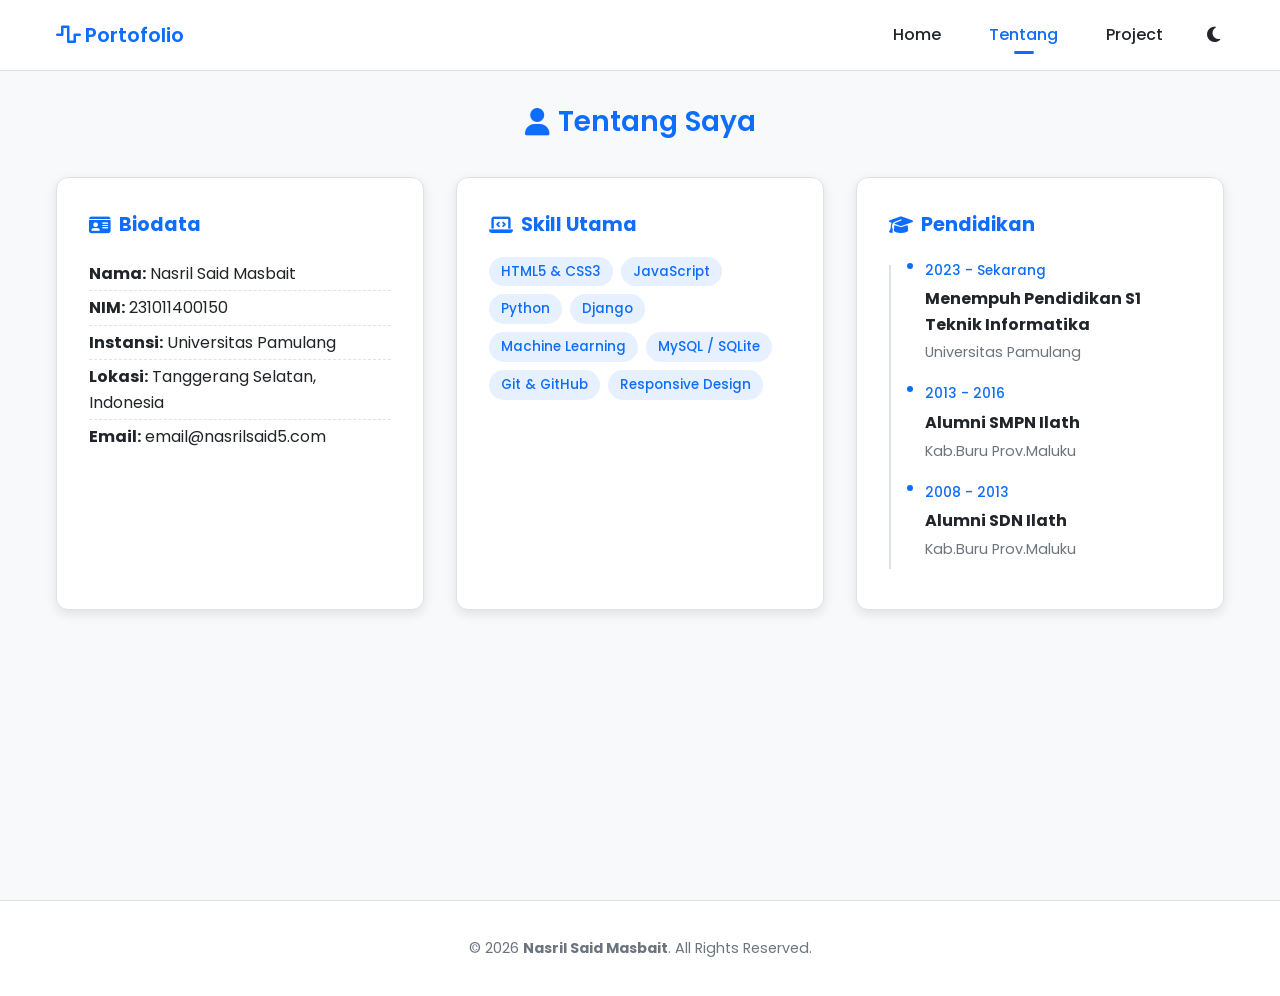
<file: about.html>
<!doctype html>
<html lang="id">
  <head>
    <meta charset="UTF-8" />
    <meta name="viewport" content="width=device-width, initial-scale=1.0" />
    <meta name="description" content="Tentang Saya - Portofolio" />
    <title>Tentang - Portofolio Saya</title>

    <link
      rel="stylesheet"
      href="https://cdnjs.cloudflare.com/ajax/libs/font-awesome/6.4.0/css/all.min.css"
    />
    <link
      href="https://fonts.googleapis.com/css2?family=Poppins:wght@300;400;500;600;700&display=swap"
      rel="stylesheet"
    />
    <link rel="stylesheet" href="style.css" />
  </head>
  <body>
    <!-- NAVBAR -->
    <nav class="navbar" id="navbar">
      <div class="container nav-container">
        <a href="index.html" class="nav-logo">
          <i class="fas fa-wave-square"></i> Portofolio
        </a>

        <button
          class="nav-toggle"
          id="navToggle"
          aria-label="Toggle navigation"
        >
          <i class="fas fa-bars"></i>
        </button>

        <ul class="nav-menu" id="navMenu">
          <li><a href="index.html" class="nav-link">Home</a></li>
          <li><a href="about.html" class="nav-link active">Tentang</a></li>
          <li><a href="projects.html" class="nav-link">Project</a></li>
          <li>
            <button
              class="theme-toggle"
              id="themeToggle"
              aria-label="Toggle dark mode"
            >
              <i class="fas fa-moon"></i>
            </button>
          </li>
        </ul>
      </div>
    </nav>

    <!-- ABOUT SECTION -->
    <section class="section about-page">
      <div class="container">
        <h2 class="section-title"><i class="fas fa-user"></i> Tentang Saya</h2>

        <div class="about-grid">
          <!-- Biodata -->
          <div class="about-card">
            <h3><i class="fas fa-id-card"></i> Biodata</h3>
            <ul class="bio-list">
              <li><strong>Nama:</strong> Nasril Said Masbait</li>
              <li><strong>NIM:</strong> 231011400150</li>
              <li><strong>Instansi:</strong> Universitas Pamulang</li>
              <li><strong>Lokasi:</strong> Tanggerang Selatan, Indonesia</li>
              <li><strong>Email:</strong> email@nasrilsaid5.com</li>
            </ul>
          </div>

          <!-- Skills -->
          <div class="about-card">
            <h3><i class="fas fa-laptop-code"></i> Skill Utama</h3>
            <div class="skills-grid">
              <span class="skill-tag">HTML5 & CSS3</span>
              <span class="skill-tag">JavaScript</span>
              <span class="skill-tag">Python</span>
              <span class="skill-tag">Django</span>
              <span class="skill-tag">Machine Learning</span>
              <span class="skill-tag">MySQL / SQLite</span>
              <span class="skill-tag">Git & GitHub</span>
              <span class="skill-tag">Responsive Design</span>
            </div>
          </div>

          <!-- Education -->
          <div class="about-card">
            <h3><i class="fas fa-graduation-cap"></i> Pendidikan</h3>
            <div class="timeline">
              <div class="timeline-item">
                <span class="timeline-year">2023 - Sekarang</span>
                <h4>Menempuh Pendidikan S1 Teknik Informatika</h4>
                <p>Universitas Pamulang</p>
              </div>
              <div class="timeline-item">
                <span class="timeline-year">2013 - 2016</span>
                <h4>Alumni SMPN Ilath</h4>
                <p>Kab.Buru Prov.Maluku</p>
              </div>
              <div class="timeline-item">
                <span class="timeline-year">2008 - 2013</span>
                <h4>Alumni SDN Ilath</h4>
                <p>Kab.Buru Prov.Maluku</p>
              </div>
            </div>
          </div>
        </div>
      </div>
    </section>

    <!-- FOOTER -->
    <footer class="footer">
      <div class="container footer-content">
        <p>
          &copy; <span id="currentYear"></span>
          <strong>Nasril Said Masbait</strong>. All Rights Reserved.
        </p>
      </div>
    </footer>

    <button id="backToTop" class="back-to-top" aria-label="Back to top">
      <i class="fas fa-arrow-up"></i>
    </button>

    <script src="script.js"></script>
  </body>
</html>
</file>
<file: style.css>
/* ============================================
   PORTOFOLIO PERSONAL - STYLE.CSS (FINAL)
   Tema: Ocean Blue & Cloud White
   ============================================ */

/* ========== CSS VARIABLES (THEME) ========== */
:root {
  --color-primary: #0d6efd;
  --color-primary-dark: #0a58ca;
  --color-secondary: #6ea8fe;
  --color-background: #f8f9fa;
  --color-surface: #ffffff;
  --color-text: #212529;
  --color-text-muted: #6c757d;
  --color-border: #dee2e6;

  --color-success: #198754;
  --color-warning: #ffc107;
  --color-danger: #dc3545;

  --shadow-sm: 0 2px 4px rgba(0, 0, 0, 0.05);
  --shadow-md: 0 4px 12px rgba(0, 0, 0, 0.1);
  --shadow-lg: 0 8px 24px rgba(0, 0, 0, 0.15);
  --shadow-hover: 0 12px 32px rgba(13, 110, 253, 0.2);

  --radius-sm: 8px;
  --radius-md: 12px;
  --radius-lg: 20px;
  --radius-circle: 50%;

  --transition-fast: 150ms ease;
  --transition-normal: 300ms ease;

  --spacing-xs: 0.25rem;
  --spacing-sm: 0.5rem;
  --spacing-md: 1rem;
  --spacing-lg: 2rem;
  --spacing-xl: 4rem;

  --font-family: "Poppins", -apple-system, BlinkMacSystemFont, sans-serif;
  --font-size-base: 16px;
  --line-height: 1.6;
}

/* ========== DARK MODE ========== */
[data-theme="dark"] {
  --color-background: #0f172a;
  --color-surface: #1e293b;
  --color-text: #f1f5f9;
  --color-text-muted: #94a3b8;
  --color-border: #334155;
  --shadow-sm: 0 2px 4px rgba(0, 0, 0, 0.3);
  --shadow-md: 0 4px 12px rgba(0, 0, 0, 0.4);
  --shadow-lg: 0 8px 24px rgba(0, 0, 0, 0.5);
  --shadow-hover: 0 12px 32px rgba(13, 110, 253, 0.4);
}

/* ========== RESET & BASE ========== */
*,
*::before,
*::after {
  box-sizing: border-box;
  margin: 0;
  padding: 0;
}

html {
  scroll-behavior: smooth;
}

body {
  font-family: var(--font-family);
  font-size: var(--font-size-base);
  line-height: var(--line-height);
  color: var(--color-text);
  background-color: var(--color-background);
  transition:
    background-color var(--transition-normal),
    color var(--transition-normal);
  overflow-x: hidden;
}

/* ========== UTILITIES ========== */
.container {
  width: 100%;
  max-width: 1200px;
  margin: 0 auto;
  padding: 0 var(--spacing-md);
}
.section {
  padding: var(--spacing-xl) 0;
}
.section-title {
  text-align: center;
  font-size: 1.75rem;
  font-weight: 600;
  margin-bottom: var(--spacing-lg);
  color: var(--color-primary);
  display: flex;
  align-items: center;
  justify-content: center;
  gap: var(--spacing-sm);
}

/* ========== BUTTONS ========== */
.btn {
  display: inline-flex;
  align-items: center;
  gap: var(--spacing-sm);
  padding: 0.75rem 1.5rem;
  font-weight: 500;
  text-decoration: none;
  border-radius: var(--radius-md);
  cursor: pointer;
  transition: all var(--transition-fast);
  border: 2px solid transparent;
  font-size: 0.95rem;
}
.btn-primary {
  background: var(--color-primary);
  color: white;
}
.btn-primary:hover {
  background: var(--color-primary-dark);
  transform: translateY(-2px);
  box-shadow: var(--shadow-hover);
}
.btn-outline {
  background: transparent;
  color: var(--color-primary);
  border-color: var(--color-primary);
}
.btn-outline:hover {
  background: var(--color-primary);
  color: white;
  transform: translateY(-2px);
}

/* ========== NAVBAR ========== */
.navbar {
  position: fixed;
  top: 0;
  left: 0;
  right: 0;
  z-index: 1000;
  background: rgba(255, 255, 255, 0.95);
  backdrop-filter: blur(10px);
  border-bottom: 1px solid var(--color-border);
  transition: all var(--transition-normal);
}
[data-theme="dark"] .navbar {
  background: rgba(30, 41, 59, 0.95);
}
.navbar.scrolled {
  box-shadow: var(--shadow-md);
}

.nav-container {
  display: flex;
  align-items: center;
  justify-content: space-between;
  padding: var(--spacing-md);
  min-height: 70px;
}
.nav-logo {
  font-size: 1.25rem;
  font-weight: 600;
  color: var(--color-primary);
  text-decoration: none;
  display: flex;
  align-items: center;
  gap: var(--spacing-xs);
}
.nav-menu {
  display: flex;
  align-items: center;
  gap: var(--spacing-lg);
  list-style: none;
}
.nav-link {
  color: var(--color-text);
  text-decoration: none;
  font-weight: 500;
  padding: var(--spacing-xs) var(--spacing-sm);
  border-radius: var(--radius-sm);
  transition: color var(--transition-fast);
  position: relative;
}
.nav-link:hover,
.nav-link.active {
  color: var(--color-primary);
}
.nav-link.active::after {
  content: "";
  position: absolute;
  bottom: -4px;
  left: 50%;
  transform: translateX(-50%);
  width: 20px;
  height: 3px;
  background: var(--color-primary);
  border-radius: 2px;
}
.nav-toggle {
  display: none;
  background: none;
  border: none;
  font-size: 1.5rem;
  color: var(--color-text);
  cursor: pointer;
}
.theme-toggle {
  background: none;
  border: none;
  font-size: 1.1rem;
  color: var(--color-text);
  cursor: pointer;
  padding: var(--spacing-xs);
  border-radius: var(--radius-circle);
  transition: background var(--transition-fast);
}
.theme-toggle:hover {
  background: var(--color-border);
}

/* ========== HOME SECTION ========== */
.home {
  min-height: 100vh;
  display: flex;
  align-items: center;
  position: relative;
  padding-top: 100px;
  background: linear-gradient(
    135deg,
    var(--color-background) 0%,
    rgba(13, 110, 253, 0.05) 50%,
    var(--color-background) 100%
  );
}
.home-container {
  display: grid;
  grid-template-columns: 1fr;
  gap: var(--spacing-xl);
  align-items: center;
  text-align: center;
}
@media (min-width: 768px) {
  .home-container {
    grid-template-columns: 1fr 1.5fr;
    text-align: left;
  }
}

.profile-wrapper {
  position: relative;
  display: inline-block;
}
.profile-image {
  width: 180px;
  height: 180px;
  border-radius: var(--radius-circle);
  overflow: hidden;
  border: 4px solid var(--color-primary);
  box-shadow: var(--shadow-lg);
  margin: 0 auto;
  background: var(--color-surface);
}
.profile-image img {
  width: 100%;
  height: 100%;
  object-fit: cover;
}
.profile-badge {
  position: absolute;
  bottom: 10px;
  right: 10px;
  background: var(--color-success);
  color: white;
  font-size: 0.75rem;
  padding: 4px 10px;
  border-radius: 20px;
  display: flex;
  align-items: center;
  gap: 4px;
  box-shadow: var(--shadow-sm);
}

.home-greeting {
  font-size: 1.1rem;
  color: var(--color-primary);
  font-weight: 500;
  margin-bottom: var(--spacing-sm);
}
.home-title {
  font-size: 2.5rem;
  font-weight: 700;
  margin-bottom: var(--spacing-xs);
  line-height: 1.2;
}
.home-subtitle {
  font-size: 1.25rem;
  color: var(--color-text-muted);
  font-weight: 400;
  margin-bottom: var(--spacing-md);
}
.home-description {
  color: var(--color-text-muted);
  margin-bottom: var(--spacing-lg);
  max-width: 500px;
  margin: 0 auto var(--spacing-lg);
}
@media (min-width: 768px) {
  .home-description {
    margin-left: 0;
    margin-right: 0;
  }
}

.home-actions {
  display: flex;
  gap: var(--spacing-md);
  justify-content: center;
  margin-bottom: var(--spacing-lg);
  flex-wrap: wrap;
}
@media (min-width: 768px) {
  .home-actions {
    justify-content: flex-start;
  }
}

.social-links {
  display: flex;
  gap: var(--spacing-md);
  justify-content: center;
}
@media (min-width: 768px) {
  .social-links {
    justify-content: flex-start;
  }
}
.social-links a {
  width: 40px;
  height: 40px;
  display: flex;
  align-items: center;
  justify-content: center;
  border-radius: var(--radius-circle);
  background: var(--color-surface);
  color: var(--color-text);
  text-decoration: none;
  border: 1px solid var(--color-border);
  transition: all var(--transition-fast);
}
.social-links a:hover {
  background: var(--color-primary);
  color: white;
  border-color: var(--color-primary);
  transform: translateY(-3px);
  box-shadow: var(--shadow-md);
}

.wave-decoration {
  position: absolute;
  bottom: 0;
  left: 0;
  right: 0;
  height: 60px;
  overflow: hidden;
  line-height: 0;
}
.wave-decoration svg {
  position: relative;
  display: block;
  width: calc(100% + 1.3px);
  height: 60px;
}
.wave-path {
  fill: var(--color-surface);
}
[data-theme="dark"] .wave-path {
  fill: var(--color-surface);
}

/* ========== CONTACT SECTION (Home) ========== */
.contact-section {
  background: var(--color-surface);
  border-top: 1px solid var(--color-border);
}
.contact-simple {
  text-align: center;
  max-width: 600px;
  margin: 0 auto;
}
.contact-simple p {
  color: var(--color-text-muted);
  margin-bottom: var(--spacing-lg);
  font-size: 1.1rem;
}
.contact-methods {
  display: flex;
  flex-direction: column;
  gap: var(--spacing-md);
  align-items: center;
}
.contact-method {
  display: flex;
  align-items: center;
  gap: var(--spacing-md);
  color: var(--color-text);
  text-decoration: none;
  padding: var(--spacing-sm) var(--spacing-lg);
  border-radius: var(--radius-md);
  transition: background var(--transition-fast);
  background: var(--color-background);
  border: 1px solid var(--color-border);
  min-width: 200px;
  justify-content: center;
}
.contact-method:hover {
  background: var(--color-primary);
  color: white;
  border-color: var(--color-primary);
  transform: translateY(-2px);
  box-shadow: var(--shadow-md);
}
.contact-method i {
  font-size: 1.2rem;
  width: 24px;
  text-align: center;
}
@media (min-width: 768px) {
  .contact-methods {
    flex-direction: row;
    flex-wrap: wrap;
    justify-content: center;
  }
}

/* ========== ABOUT PAGE ========== */
.about-page {
  min-height: 100vh;
  padding-top: 100px;
}
.about-grid {
  display: grid;
  grid-template-columns: 1fr;
  gap: var(--spacing-lg);
}
@media (min-width: 768px) {
  .about-grid {
    grid-template-columns: repeat(3, 1fr);
  }
}

.about-card {
  background: var(--color-surface);
  border-radius: var(--radius-md);
  padding: var(--spacing-lg);
  box-shadow: var(--shadow-md);
  border: 1px solid var(--color-border);
  transition:
    transform var(--transition-fast),
    box-shadow var(--transition-fast);
}
.about-card:hover {
  transform: translateY(-4px);
  box-shadow: var(--shadow-lg);
}
.about-card h3 {
  font-size: 1.2rem;
  margin-bottom: var(--spacing-md);
  color: var(--color-primary);
  display: flex;
  align-items: center;
  gap: var(--spacing-sm);
}

.bio-list {
  list-style: none;
}
.bio-list li {
  padding: var(--spacing-xs) 0;
  border-bottom: 1px dashed var(--color-border);
}
.bio-list li:last-child {
  border-bottom: none;
}
.bio-list strong {
  color: var(--color-text);
}

.skills-grid {
  display: flex;
  flex-wrap: wrap;
  gap: var(--spacing-sm);
}
.skill-tag {
  background: rgba(13, 110, 253, 0.1);
  color: var(--color-primary);
  padding: 4px 12px;
  border-radius: 20px;
  font-size: 0.85rem;
  font-weight: 500;
}
[data-theme="dark"] .skill-tag {
  background: rgba(13, 110, 253, 0.2);
}

.timeline {
  position: relative;
  padding-left: 20px;
}
.timeline::before {
  content: "";
  position: absolute;
  left: 0;
  top: 8px;
  bottom: 8px;
  width: 2px;
  background: var(--color-border);
}
.timeline-item {
  position: relative;
  padding-left: var(--spacing-md);
  padding-bottom: var(--spacing-md);
}
.timeline-item::before {
  content: "";
  position: absolute;
  left: -4px;
  top: 4px;
  width: 10px;
  height: 10px;
  border-radius: var(--radius-circle);
  background: var(--color-primary);
  border: 2px solid var(--color-surface);
}
.timeline-year {
  font-size: 0.85rem;
  color: var(--color-primary);
  font-weight: 500;
}
.timeline-item h4 {
  font-size: 1rem;
  margin: var(--spacing-xs) 0;
}
.timeline-item p {
  font-size: 0.9rem;
  color: var(--color-text-muted);
}

/* ========== PROJECTS PAGE ========== */
.projects-page {
  min-height: 100vh;
  padding-top: 100px;
}
.projects-grid {
  display: grid;
  grid-template-columns: 1fr;
  gap: var(--spacing-lg);
}
@media (min-width: 768px) {
  .projects-grid {
    grid-template-columns: repeat(2, 1fr);
  }
}
@media (min-width: 1024px) {
  .projects-grid {
    grid-template-columns: repeat(3, 1fr);
  }
}

.project-card {
  background: var(--color-surface);
  border-radius: var(--radius-md);
  overflow: hidden;
  box-shadow: var(--shadow-md);
  border: 1px solid var(--color-border);
  transition:
    transform var(--transition-fast),
    box-shadow var(--transition-fast);
}
.project-card:hover {
  transform: translateY(-6px);
  box-shadow: var(--shadow-lg);
}

.project-image {
  position: relative;
  height: 200px;
  overflow: hidden;
}
.project-image img {
  width: 100%;
  height: 100%;
  object-fit: cover;
  transition: transform var(--transition-normal);
}
.project-card:hover .project-image img {
  transform: scale(1.05);
}

.project-overlay {
  position: absolute;
  top: 0;
  left: 0;
  right: 0;
  bottom: 0;
  background: rgba(13, 110, 253, 0.9);
  display: flex;
  align-items: center;
  justify-content: center;
  gap: var(--spacing-md);
  opacity: 0;
  transition: opacity var(--transition-fast);
}
.project-card:hover .project-overlay {
  opacity: 1;
}

.btn-demo,
.btn-github {
  padding: 8px 16px;
  border-radius: var(--radius-sm);
  text-decoration: none;
  font-size: 0.9rem;
  font-weight: 500;
  transition: transform var(--transition-fast);
}
.btn-demo {
  background: white;
  color: var(--color-primary);
}
.btn-github {
  background: #333;
  color: white;
}
.btn-demo:hover,
.btn-github:hover {
  transform: scale(1.05);
}

.project-content {
  padding: var(--spacing-md);
}
.project-content h3 {
  font-size: 1.1rem;
  margin-bottom: var(--spacing-xs);
}
.project-content p {
  font-size: 0.95rem;
  color: var(--color-text-muted);
  margin-bottom: var(--spacing-md);
}
.project-tech {
  display: flex;
  flex-wrap: wrap;
  gap: var(--spacing-xs);
}
.project-tech span {
  font-size: 0.8rem;
  background: var(--color-background);
  padding: 4px 10px;
  border-radius: 4px;
  color: var(--color-text-muted);
}

/* ========== FOOTER ========== */
.footer {
  background: var(--color-surface);
  border-top: 1px solid var(--color-border);
  padding: var(--spacing-lg) 0;
  text-align: center;
}
.footer-content p {
  margin: var(--spacing-xs) 0;
  color: var(--color-text-muted);
  font-size: 0.9rem;
}

/* ========== BACK TO TOP ========== */
.back-to-top {
  position: fixed;
  bottom: 24px;
  right: 24px;
  width: 44px;
  height: 44px;
  border-radius: var(--radius-circle);
  background: var(--color-primary);
  color: white;
  border: none;
  display: flex;
  align-items: center;
  justify-content: center;
  cursor: pointer;
  opacity: 0;
  visibility: hidden;
  transition: all var(--transition-fast);
  box-shadow: var(--shadow-md);
  z-index: 999;
}
.back-to-top.visible {
  opacity: 1;
  visibility: visible;
}
.back-to-top:hover {
  background: var(--color-primary-dark);
  transform: translateY(-3px);
}

/* ========== RESPONSIVE ========== */
@media (max-width: 767px) {
  .nav-toggle {
    display: block;
  }
  .nav-menu {
    position: fixed;
    top: 70px;
    left: 0;
    right: 0;
    background: var(--color-surface);
    flex-direction: column;
    padding: var(--spacing-lg);
    gap: var(--spacing-md);
    border-bottom: 1px solid var(--color-border);
    box-shadow: var(--shadow-md);
    transform: translateY(-150%);
    transition: transform var(--transition-normal);
    z-index: 999;
  }
  .nav-menu.active {
    transform: translateY(0);
  }
  .home-title {
    font-size: 2rem;
  }
  .home-subtitle {
    font-size: 1.1rem;
  }
  .section {
    padding: var(--spacing-lg) 0;
  }
  .home,
  .about-page,
  .projects-page {
    padding-top: 90px;
  }
}

/* ========== ANIMATIONS ========== */
@keyframes fadeInUp {
  from {
    opacity: 0;
    transform: translateY(20px);
  }
  to {
    opacity: 1;
    transform: translateY(0);
  }
}
.section {
  animation: fadeInUp 0.5s ease forwards;
}

/* ========== PRINT ========== */
@media print {
  .navbar,
  .footer,
  .back-to-top {
    display: none !important;
  }
  body {
    background: white;
    color: black;
  }
  .section {
    padding: 20px 0;
    page-break-inside: avoid;
  }
}
</file>
